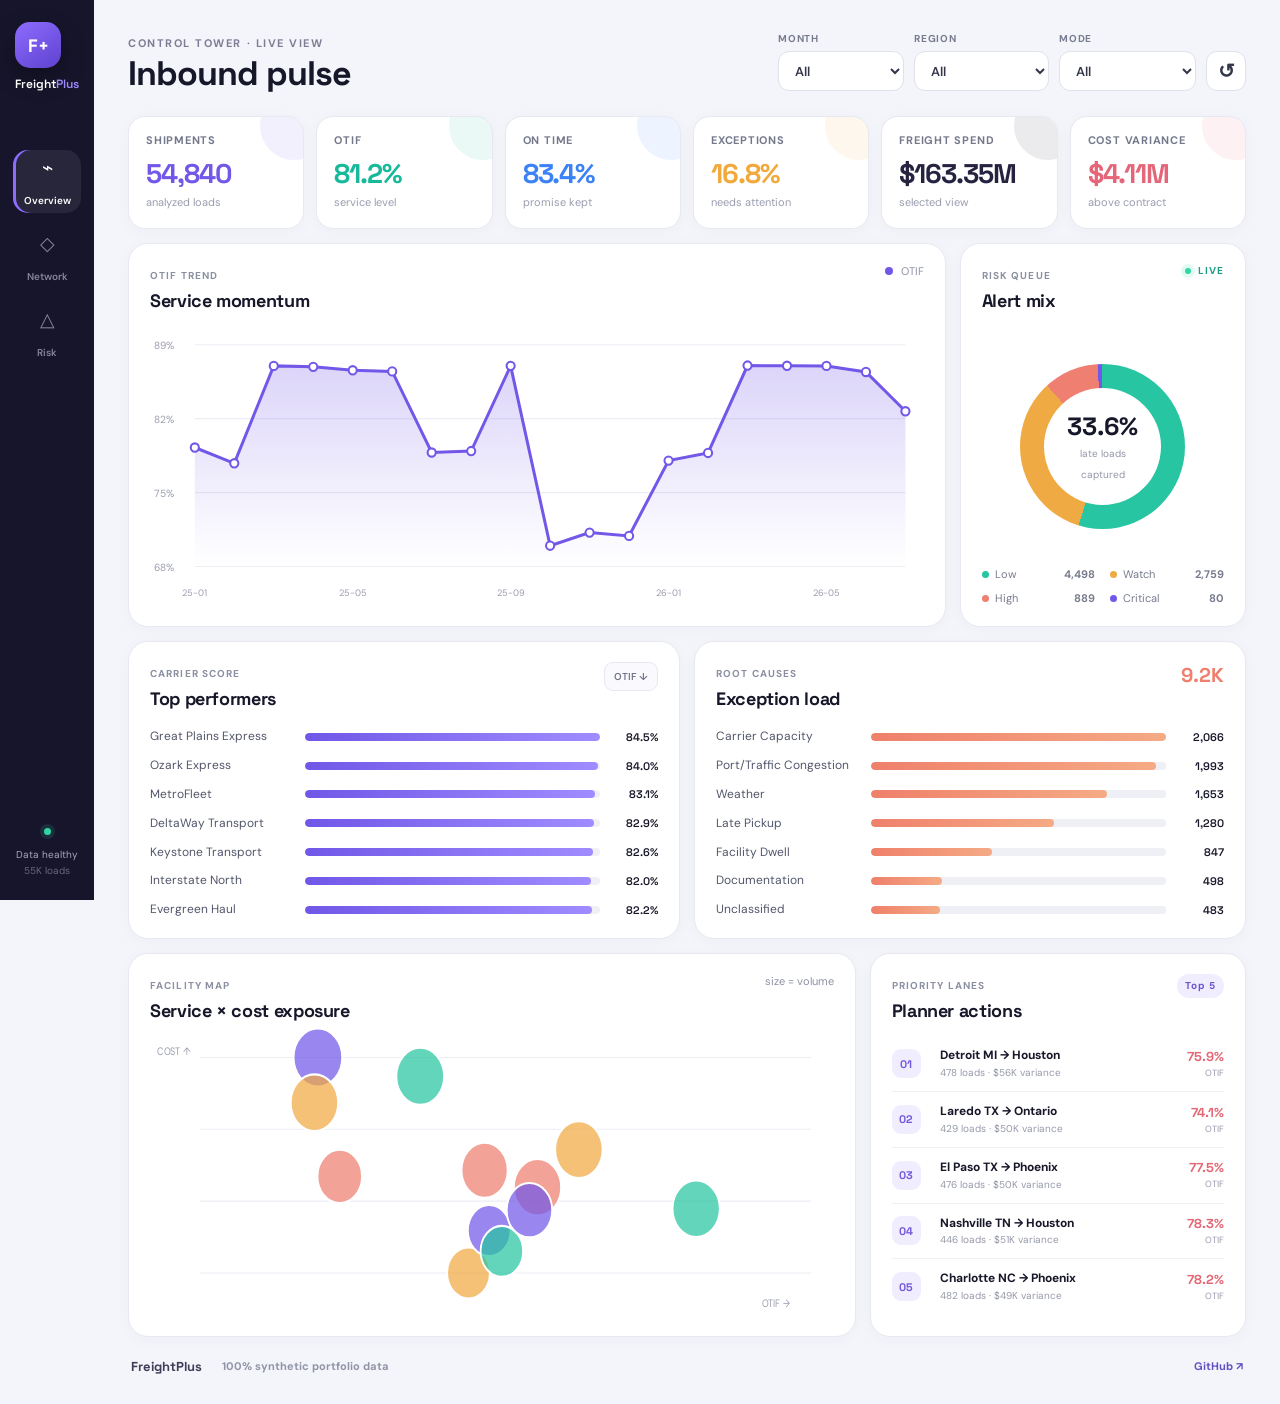
<file: index.html>
<!doctype html>
<html lang="en">
<head>
  <meta charset="utf-8">
  <meta name="viewport" content="width=device-width,initial-scale=1">
  <meta name="description" content="FreightPlus interactive inbound logistics control tower.">
  <title>FreightPlus | Live Logistics Dashboard</title>
  <link rel="stylesheet" href="styles.css">
</head>
<body>
  <div class="shell">
    <aside class="rail">
      <a class="brand" href="#top" aria-label="FreightPlus home"><span class="mark">F+</span><strong>Freight<span>Plus</span></strong></a>
      <nav aria-label="Dashboard sections">
        <a class="nav active" href="#top" title="Overview"><span>⌁</span><b>Overview</b></a>
        <a class="nav" href="#network" title="Network"><span>◇</span><b>Network</b></a>
        <a class="nav" href="#risk" title="Risk"><span>△</span><b>Risk</b></a>
      </nav>
      <div class="health"><i></i><span>Data healthy</span><small>55K loads</small></div>
    </aside>

    <main id="top">
      <header>
        <div><p class="eyebrow">CONTROL TOWER · LIVE VIEW</p><h1>Inbound pulse</h1></div>
        <div class="filters">
          <label><span>Month</span><select id="month"></select></label>
          <label><span>Region</span><select id="region"></select></label>
          <label><span>Mode</span><select id="mode"></select></label>
          <button id="reset" type="button" aria-label="Reset filters">↺</button>
        </div>
      </header>

      <section class="kpis" aria-label="Key performance indicators">
        <article class="kpi plum"><span>Shipments</span><strong id="kShip">—</strong><small>analyzed loads</small></article>
        <article class="kpi mint"><span>OTIF</span><strong id="kOtif">—</strong><small id="otifDelta">service level</small></article>
        <article class="kpi blue"><span>On time</span><strong id="kTime">—</strong><small>promise kept</small></article>
        <article class="kpi amber"><span>Exceptions</span><strong id="kException">—</strong><small>needs attention</small></article>
        <article class="kpi dark"><span>Freight spend</span><strong id="kCost">—</strong><small>selected view</small></article>
        <article class="kpi rose"><span>Cost variance</span><strong id="kVariance">—</strong><small>above contract</small></article>
      </section>

      <section class="grid overview">
        <article class="panel trend-panel">
          <div class="panel-head"><div><span>OTIF TREND</span><h2>Service momentum</h2></div><div class="legend"><i></i> OTIF</div></div>
          <div id="trendChart" class="chart" role="img" aria-label="Monthly OTIF trend"></div>
        </article>
        <article class="panel risk-panel" id="risk">
          <div class="panel-head"><div><span>RISK QUEUE</span><h2>Alert mix</h2></div><b class="live"><i></i>LIVE</b></div>
          <div class="donut-wrap"><div id="riskDonut" class="donut"><div><strong>33.6%</strong><small>late loads<br>captured</small></div></div></div>
          <div id="riskLegend" class="risk-legend"></div>
        </article>
      </section>

      <section class="grid network" id="network">
        <article class="panel">
          <div class="panel-head"><div><span>CARRIER SCORE</span><h2>Top performers</h2></div><button class="ghost" data-sort="carrier">OTIF ↓</button></div>
          <div id="carrierChart" class="bar-chart"></div>
        </article>
        <article class="panel">
          <div class="panel-head"><div><span>ROOT CAUSES</span><h2>Exception load</h2></div><strong class="big-stat">9.2K</strong></div>
          <div id="exceptionChart" class="bar-chart coral"></div>
        </article>
      </section>

      <section class="grid bottom">
        <article class="panel bubble-panel">
          <div class="panel-head"><div><span>FACILITY MAP</span><h2>Service × cost exposure</h2></div><div class="axis-key">size = volume</div></div>
          <div id="facilityChart" class="chart" role="img" aria-label="Facility performance scatterplot"></div>
        </article>
        <article class="panel lane-panel">
          <div class="panel-head"><div><span>PRIORITY LANES</span><h2>Planner actions</h2></div><span class="pill">Top 5</span></div>
          <div id="laneList" class="lane-list"></div>
        </article>
      </section>

      <footer><span>FreightPlus</span><b>100% synthetic portfolio data</b><a href="https://github.com/ShrutiVan17/FreightPlus">GitHub ↗</a></footer>
    </main>
  </div>
  <script src="data.js"></script>
  <script src="app.js"></script>
</body>
</html>
</file>
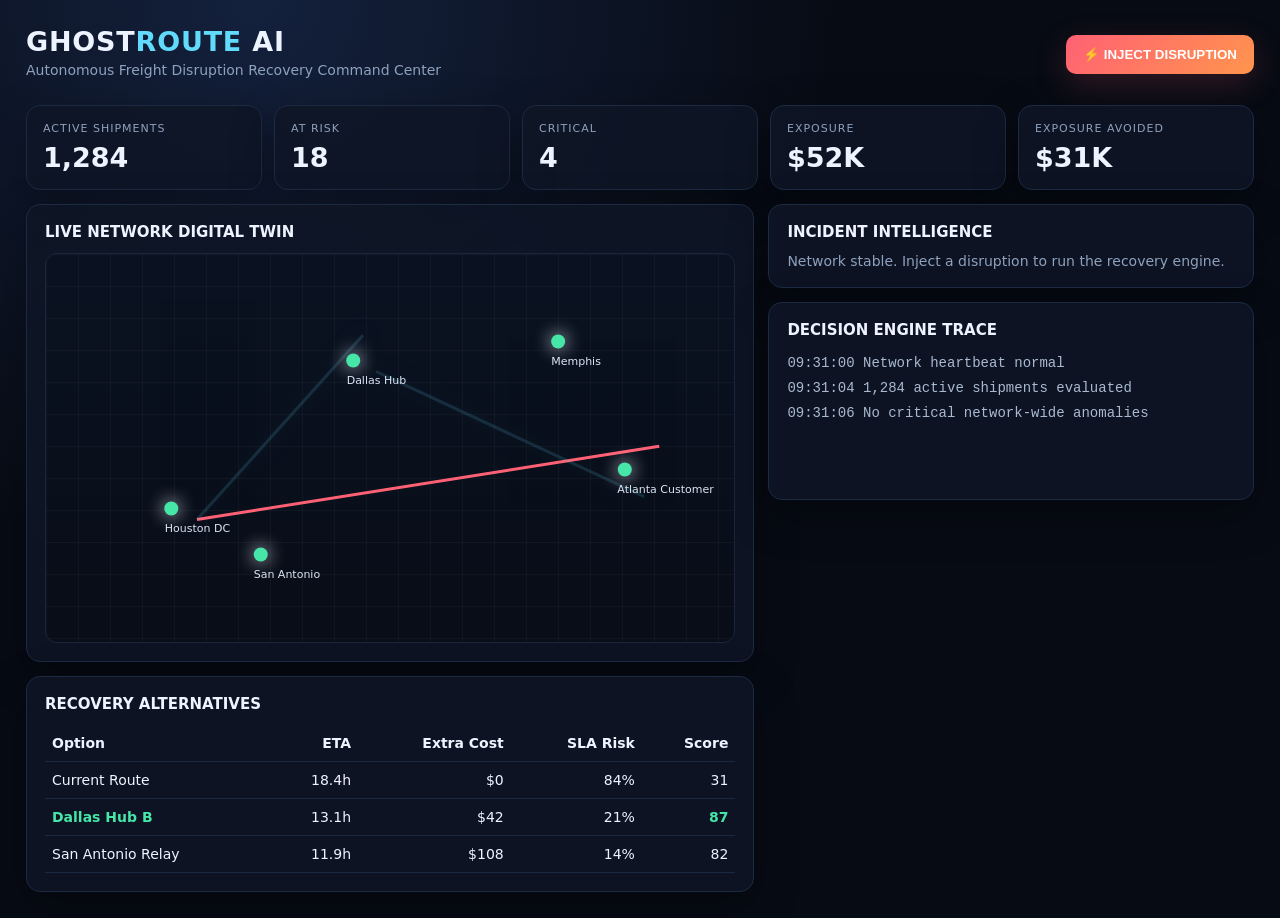
<file: ghostroute/frontend/index.html>
<!doctype html>
<html lang="en">
<head>
<meta charset="utf-8"/>
<meta name="viewport" content="width=device-width,initial-scale=1"/>
<title>GhostRoute AI — Freight Recovery Command Center</title>
<style>
:root{--bg:#070b14;--panel:#0e1525;--line:#1c2a42;--text:#eef4ff;--muted:#8ea1bd;--cyan:#61dafb;--green:#45e6a7;--amber:#ffbf69;--red:#ff6174;--blue:#5b8cff}
*{box-sizing:border-box} body{margin:0;background:radial-gradient(circle at 20% 0,#14213d 0,#070b14 42%);color:var(--text);font:14px Inter,ui-sans-serif,system-ui}
.shell{max-width:1440px;margin:auto;padding:26px}.top{display:flex;justify-content:space-between;align-items:center;margin-bottom:22px}.brand h1{margin:0;font-size:27px;letter-spacing:.8px}.brand span{color:var(--cyan)}.brand p{margin:5px 0;color:var(--muted)}
button{border:0;border-radius:10px;padding:12px 17px;font-weight:800;cursor:pointer}.inject{background:linear-gradient(135deg,var(--red),#ff954d);color:#fff;box-shadow:0 10px 34px #ff61742f}.approve{background:var(--green);color:#04130d}.reject{background:#202d43;color:#dbe5f6}
.kpis{display:grid;grid-template-columns:repeat(5,1fr);gap:12px;margin-bottom:14px}.card,.panel{background:#0e1525dd;border:1px solid var(--line);border-radius:14px;box-shadow:0 15px 45px #0005}.card{padding:16px}.label{color:var(--muted);font-size:11px;text-transform:uppercase;letter-spacing:1px}.num{font-size:27px;font-weight:900;margin-top:7px}.grid{display:grid;grid-template-columns:1.5fr 1fr;gap:14px}.panel{padding:18px}.panel h2{font-size:15px;margin:0 0 12px}.map{position:relative;height:390px;border-radius:12px;background:linear-gradient(180deg,#0a1221,#080d17);overflow:hidden;border:1px solid #18263a}.map:before{content:"";position:absolute;inset:0;background-image:linear-gradient(#ffffff08 1px,transparent 1px),linear-gradient(90deg,#ffffff08 1px,transparent 1px);background-size:32px 32px}.node{position:absolute;transform:translate(-50%,-50%);z-index:3}.dot{width:14px;height:14px;background:var(--green);border-radius:50%;box-shadow:0 0 18px currentColor}.node.bad .dot{background:var(--red);animation:pulse 1s infinite}.node .name{white-space:nowrap;margin-top:6px;color:#dbe5f5;font-size:11px}.route{position:absolute;height:3px;background:#2f4568;transform-origin:left center;z-index:1}.route.active{background:var(--cyan);box-shadow:0 0 16px #61dafb88}.route.bad{background:var(--red)}
@keyframes pulse{50%{transform:scale(1.7);opacity:.55}}
.incident{display:none}.incident.show{display:block}.severity{display:inline-block;padding:5px 8px;border-radius:999px;background:#ff617425;color:#ff8d9b;font-weight:800;font-size:11px}.risk{font-size:48px;font-weight:950;color:var(--red);margin:12px 0 0}.muted{color:var(--muted)}.driver{margin:9px 0}.bar{height:7px;background:#1a2538;border-radius:10px;overflow:hidden;margin-top:5px}.fill{height:100%;background:linear-gradient(90deg,var(--blue),var(--red))}
.reco{margin-top:14px;padding:15px;border:1px solid #286a59;background:#10251f;border-radius:12px}.reco h3{margin:4px 0 8px;color:var(--green)}.actions{display:flex;gap:8px;margin-top:13px}.table{width:100%;border-collapse:collapse;margin-top:10px}.table td,.table th{padding:10px 7px;border-bottom:1px solid #1b2940;text-align:right}.table th:first-child,.table td:first-child{text-align:left}.best{color:var(--green);font-weight:800}.feed{font-family:ui-monospace,monospace;color:#a9bad0;line-height:1.8;height:130px;overflow:auto}.flash{color:var(--cyan)}
@media(max-width:900px){.kpis{grid-template-columns:repeat(2,1fr)}.grid{grid-template-columns:1fr}.shell{padding:14px}}
</style>
</head>
<body>
<div class="shell">
 <div class="top">
   <div class="brand"><h1>GHOST<span>ROUTE</span> AI</h1><p>Autonomous Freight Disruption Recovery Command Center</p></div>
   <button class="inject" onclick="inject()">⚡ INJECT DISRUPTION</button>
 </div>

 <section class="kpis">
  <div class="card"><div class="label">Active Shipments</div><div class="num">1,284</div></div>
  <div class="card"><div class="label">At Risk</div><div class="num" id="riskCount">18</div></div>
  <div class="card"><div class="label">Critical</div><div class="num" id="critical">4</div></div>
  <div class="card"><div class="label">Exposure</div><div class="num" id="exposure">$52K</div></div>
  <div class="card"><div class="label">Exposure Avoided</div><div class="num" id="avoided">$31K</div></div>
 </section>

 <div class="grid">
  <div>
   <div class="panel">
    <h2>LIVE NETWORK DIGITAL TWIN</h2>
    <div class="map" id="map">
      <div class="node" id="hou" style="left:22%;top:68%"><div class="dot"></div><div class="name">Houston DC</div></div>
      <div class="node" style="left:48%;top:30%"><div class="dot"></div><div class="name">Dallas Hub</div></div>
      <div class="node" style="left:35%;top:80%"><div class="dot"></div><div class="name">San Antonio</div></div>
      <div class="node" style="left:77%;top:25%"><div class="dot"></div><div class="name">Memphis</div></div>
      <div class="node" style="left:90%;top:58%"><div class="dot"></div><div class="name">Atlanta Customer</div></div>
      <div class="route bad" style="left:22%;top:68%;width:68%;transform:rotate(-9deg)"></div>
      <div class="route active" id="recoveryRoute" style="left:22%;top:68%;width:36%;transform:rotate(-48deg);opacity:.15"></div>
      <div class="route active" style="left:48%;top:30%;width:43%;transform:rotate(25deg);opacity:.15"></div>
    </div>
   </div>
   <div class="panel" style="margin-top:14px">
     <h2>RECOVERY ALTERNATIVES</h2>
     <table class="table"><thead><tr><th>Option</th><th>ETA</th><th>Extra Cost</th><th>SLA Risk</th><th>Score</th></tr></thead>
      <tbody id="alternatives">
       <tr><td>Current Route</td><td>18.4h</td><td>$0</td><td>84%</td><td>31</td></tr>
       <tr><td class="best">Dallas Hub B</td><td>13.1h</td><td>$42</td><td>21%</td><td class="best">87</td></tr>
       <tr><td>San Antonio Relay</td><td>11.9h</td><td>$108</td><td>14%</td><td>82</td></tr>
      </tbody>
     </table>
   </div>
  </div>

  <div>
   <div class="panel">
    <h2>INCIDENT INTELLIGENCE</h2>
    <div id="empty" class="muted">Network stable. Inject a disruption to run the recovery engine.</div>
    <div class="incident" id="incident">
      <span class="severity">CRITICAL</span>
      <div class="risk">84%</div><div class="muted">SLA breach probability • Shipment GR-8472</div>
      <p><b>Primary driver:</b> Warehouse dwell-time spike</p>
      <div class="driver">Warehouse dwell time <b style="float:right">+31%</b><div class="bar"><div class="fill" style="width:91%"></div></div></div>
      <div class="driver">Historical lane delay <b style="float:right">+22%</b><div class="bar"><div class="fill" style="width:70%"></div></div></div>
      <div class="driver">Carrier reliability <b style="float:right">+14%</b><div class="bar"><div class="fill" style="width:50%"></div></div></div>

      <div class="reco">
       <div class="label">Operations Decision</div>
       <h3>Reroute through Dallas Hub B</h3>
       <div id="reason">Cuts modeled delay while preserving the strongest combined SLA, cost and time score.</div>
       <div class="actions"><button class="approve" onclick="approve()">APPROVE RECOVERY</button><button class="reject">REJECT</button></div>
      </div>
    </div>
   </div>
   <div class="panel" style="margin-top:14px"><h2>DECISION ENGINE TRACE</h2><div class="feed" id="feed">09:31:00  Network heartbeat normal<br/>09:31:04  1,284 active shipments evaluated<br/>09:31:06  No critical network-wide anomalies</div></div>
  </div>
 </div>
</div>
<script>
function line(msg){const f=document.getElementById('feed'); const t=new Date().toLocaleTimeString(); f.innerHTML += '<br><span class="flash">'+t+'</span>  '+msg; f.scrollTop=f.scrollHeight}
function inject(){
 document.getElementById('empty').style.display='none';
 document.getElementById('incident').classList.add('show');
 document.getElementById('hou').classList.add('bad');
 document.getElementById('recoveryRoute').style.opacity='1';
 document.getElementById('riskCount').textContent='47';
 document.getElementById('critical').textContent='12';
 document.getElementById('exposure').textContent='$183K';
 line('CRITICAL EVENT: Houston warehouse congestion');
 setTimeout(()=>line('Risk Engine → GR-8472 breach probability 84%'),250);
 setTimeout(()=>line('Digital Twin → evaluating alternative network paths'),550);
 setTimeout(()=>line('Monte Carlo → 500 ETA outcomes simulated'),850);
 setTimeout(()=>line('Recovery Orchestrator → Dallas Hub B ranked #1'),1200);
}
function approve(){
 document.getElementById('avoided').textContent='$71K';
 line('HUMAN APPROVAL → recovery AUD-GR-2026-0909-001 committed');
 alert('Recovery approved. Audit decision AUD-GR-2026-0909-001 recorded.');
}
</script>
</body></html>
</file>
<file: styles.css>
@import url('https://fonts.googleapis.com/css2?family=DM+Sans:wght@400;500;600;700&family=Space+Grotesk:wght@500;600;700&display=swap');
:root{--bg:#f3f5fa;--ink:#17172a;--muted:#74788b;--panel:#fff;--line:#e7e9f1;--nav:#17152b;--purple:#7357e8;--mint:#17b99a;--blue:#3b82f6;--amber:#f2a93b;--rose:#e56678;--coral:#ee806d}
*{box-sizing:border-box}html{scroll-behavior:smooth}body{margin:0;background:var(--bg);color:var(--ink);font:15px/1.4 'DM Sans',sans-serif}.shell{min-height:100vh}.rail{position:fixed;inset:0 auto 0 0;width:94px;background:var(--nav);padding:22px 13px;display:flex;flex-direction:column;align-items:center;z-index:10}.brand{color:white;text-decoration:none;display:grid;gap:8px;text-align:center}.mark{width:46px;height:46px;display:grid;place-items:center;border-radius:15px;background:linear-gradient(145deg,#8d6cff,#5e42cf);font:700 18px 'Space Grotesk';box-shadow:0 10px 24px #0005}.brand strong{font:600 12px 'Space Grotesk'}.brand strong span{color:#9f89ff}.rail nav{margin-top:58px;display:grid;gap:13px;width:100%}.nav{display:grid;place-items:center;gap:3px;height:63px;border-radius:15px;color:#87839e;text-decoration:none;font-size:19px}.nav b{font-size:10px;font-weight:600}.nav:hover,.nav.active{color:#fff;background:#ffffff12}.nav.active{box-shadow:inset 3px 0 #8d6cff}.health{margin-top:auto;text-align:center;color:#aaa6bc}.health i,.live i{display:inline-block;width:7px;height:7px;border-radius:50%;background:#31d6a7;box-shadow:0 0 0 4px #31d6a722}.health span,.health small{display:block;font-size:10px;margin-top:7px}.health small{color:#69657d;margin-top:2px}main{margin-left:94px;padding:32px 34px 22px;max-width:1800px}header{display:flex;justify-content:space-between;align-items:end;margin-bottom:25px}.eyebrow{font-size:11px;letter-spacing:.14em;color:#817c95;font-weight:700;margin:0 0 6px}h1,h2{font-family:'Space Grotesk',sans-serif}h1{font-size:34px;line-height:1;margin:0;letter-spacing:-.03em}h2{font-size:18px;margin:3px 0 0;letter-spacing:-.02em}.filters{display:flex;gap:10px;align-items:end}.filters label{display:grid;gap:5px}.filters label span{font-size:10px;font-weight:700;color:#777b8e;text-transform:uppercase;letter-spacing:.08em}.filters select,.filters button{height:40px;border:1px solid #dfe2eb;border-radius:11px;background:#fff;color:#34364a;padding:0 35px 0 12px;font:600 13px 'DM Sans';outline:none}.filters select:focus,.filters button:focus{border-color:#8068e9;box-shadow:0 0 0 3px #8068e922}.filters button{padding:0;width:40px;font-size:20px;cursor:pointer}.kpis{display:grid;grid-template-columns:repeat(6,1fr);gap:12px;margin-bottom:14px}.kpi{position:relative;overflow:hidden;background:#fff;border:1px solid var(--line);border-radius:17px;padding:16px 17px 14px;min-height:113px;box-shadow:0 3px 16px #32345a08}.kpi:after{content:"";position:absolute;width:68px;height:68px;border-radius:50%;right:-25px;top:-25px;background:currentColor;opacity:.09}.kpi>span{display:block;color:var(--muted);font-size:11px;font-weight:700;text-transform:uppercase;letter-spacing:.07em}.kpi strong{display:block;font:700 27px 'Space Grotesk';margin-top:8px;letter-spacing:-.04em}.kpi small{color:#9a9daf;font-size:11px}.kpi.plum{color:var(--purple)}.kpi.mint{color:var(--mint)}.kpi.blue{color:var(--blue)}.kpi.amber{color:var(--amber)}.kpi.dark{color:#252340}.kpi.rose{color:var(--rose)}.grid{display:grid;gap:14px;margin-bottom:14px}.overview{grid-template-columns:minmax(0,2fr) minmax(280px,.7fr)}.network{grid-template-columns:1fr 1fr}.bottom{grid-template-columns:minmax(0,1.45fr) minmax(320px,.75fr)}.panel{background:var(--panel);border:1px solid var(--line);border-radius:20px;padding:20px 21px;box-shadow:0 3px 16px #32345a08;min-width:0}.panel-head{display:flex;justify-content:space-between;align-items:flex-start;margin-bottom:13px}.panel-head span{font-size:10px;letter-spacing:.11em;color:#8b8fa2;font-weight:700}.legend,.axis-key{font-size:11px;color:#8c90a2}.legend i{display:inline-block;width:8px;height:8px;border-radius:50%;background:var(--purple);margin-right:5px}.live{color:#1b9d82;font-size:10px;letter-spacing:.1em}.live i{margin-right:7px;width:6px;height:6px}.chart{height:280px}.chart svg{display:block;width:100%;height:100%;overflow:visible}.risk-panel{display:flex;flex-direction:column}.donut-wrap{display:grid;place-items:center;flex:1;min-height:190px}.donut{width:165px;height:165px;border-radius:50%;display:grid;place-items:center;position:relative}.donut:after{content:"";position:absolute;inset:24px;border-radius:50%;background:white}.donut div{z-index:1;text-align:center}.donut strong{display:block;font:700 25px 'Space Grotesk'}.donut small{color:#9295a7;font-size:10px}.risk-legend{display:grid;grid-template-columns:1fr 1fr;gap:8px 15px}.risk-item{display:flex;justify-content:space-between;font-size:11px;color:#777b8d}.risk-item i{display:inline-block;width:7px;height:7px;border-radius:50%;margin-right:6px}.bar-chart{display:grid;gap:12px;padding-top:4px}.bar-row{display:grid;grid-template-columns:145px 1fr 48px;align-items:center;gap:10px}.bar-row label{white-space:nowrap;overflow:hidden;text-overflow:ellipsis;color:#52566a;font-size:12px}.bar-track{height:8px;background:#eff0f5;border-radius:9px;overflow:hidden}.bar-fill{height:100%;border-radius:9px;background:linear-gradient(90deg,#7157e7,#a08cff);transform-origin:left;animation:grow .7s ease both}.coral .bar-fill{background:linear-gradient(90deg,#ef806b,#f5aa85)}.bar-row b{font:600 11px 'Space Grotesk';text-align:right}.ghost{border:1px solid var(--line);background:#fafafe;border-radius:9px;padding:7px 9px;color:#707487;font:600 10px 'DM Sans'}.big-stat{font:700 20px 'Space Grotesk';color:#ee806d}.lane-list{display:grid}.lane{display:grid;grid-template-columns:38px 1fr auto;gap:10px;align-items:center;padding:11px 0;border-bottom:1px solid #eef0f5}.lane:last-child{border:0}.rank{width:29px;height:29px;border-radius:9px;background:#f0edff;color:#7257dc;display:grid;place-items:center;font:700 11px 'Space Grotesk'}.lane strong{display:block;font-size:12px}.lane small{display:block;color:#9699aa;font-size:10px;margin-top:2px}.lane-score{text-align:right}.lane-score b{display:block;font:700 13px 'Space Grotesk';color:#e46876}.lane-score small{font-size:9px}.pill{padding:5px 8px;border-radius:20px;background:#f0edff;color:#6c53cf!important}.bubble{cursor:pointer;transition:.2s}.bubble:hover{filter:brightness(.92);stroke-width:3}.tooltip{position:fixed;pointer-events:none;background:#1c1a31;color:white;border-radius:10px;padding:9px 11px;font-size:11px;box-shadow:0 8px 30px #0004;z-index:20;opacity:0;transform:translateY(5px);transition:.15s}footer{display:flex;align-items:center;gap:20px;color:#9194a6;font-size:11px;padding:7px 3px}footer span{font:700 13px 'Space Grotesk';color:#403d59}footer a{margin-left:auto;color:#6550c2;text-decoration:none;font-weight:700}@keyframes grow{from{transform:scaleX(0)}}
@media(max-width:1150px){.kpis{grid-template-columns:repeat(3,1fr)}.overview,.bottom{grid-template-columns:1fr}.risk-panel{min-height:360px}.donut-wrap{min-height:190px}}
@media(max-width:760px){.rail{position:static;width:auto;height:68px;flex-direction:row;padding:10px 16px}.brand{display:flex;align-items:center}.mark{width:42px;height:42px}.rail nav{margin:0 0 0 auto;display:flex;width:auto}.nav{width:48px;height:46px}.nav b,.health{display:none}main{margin:0;padding:20px 14px}header{align-items:flex-start;gap:16px;flex-direction:column}.filters{width:100%;display:grid;grid-template-columns:1fr 1fr}.filters label:first-child{grid-column:1/-1}.filters select{width:100%}.filters button{position:absolute;right:14px;top:87px}.kpis{grid-template-columns:1fr 1fr}.network{grid-template-columns:1fr}.bar-row{grid-template-columns:115px 1fr 42px}.chart{height:240px}footer b{display:none}}
@media(prefers-reduced-motion:reduce){*{animation:none!important;scroll-behavior:auto!important}}
</file>
